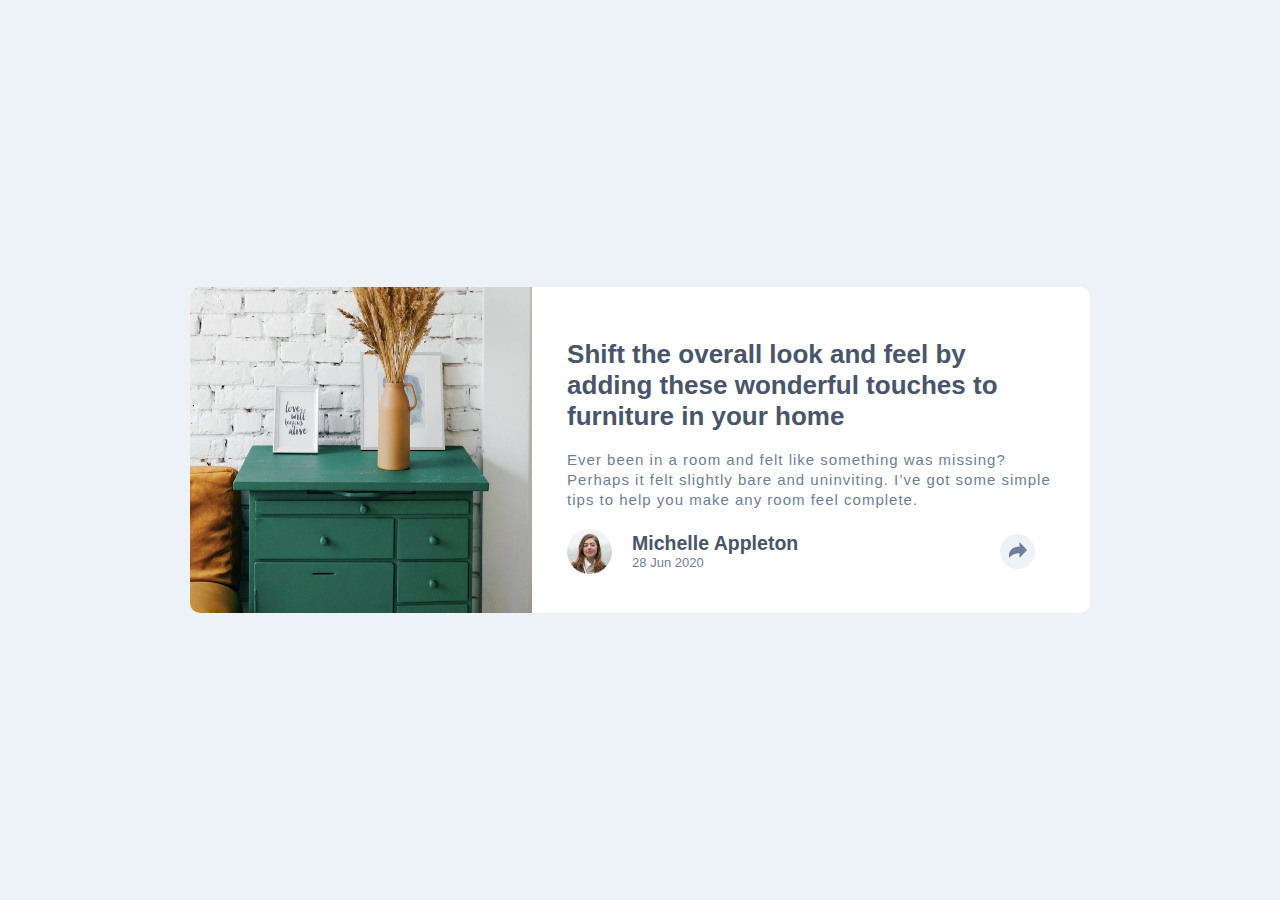
<file: index.html>
<!DOCTYPE html>
<html lang="en">
<head>
  <meta charset="UTF-8">
  <meta name="viewport" content="width=device-width, initial-scale=1.0"> <!-- displays site properly based on user's device -->
  <link rel="stylesheet" href="style.css">
  <link rel="icon" type="image/png" sizes="32x32" href="./images/favicon-32x32.png">
  <link rel="preconnect" href="https://fonts.googleapis.com">
  
  <title>Frontend Mentor | Article preview component</title>

  <!-- Feel free to remove these styles or customise in your own stylesheet 👍 -->
</head>
<body>
  <main>
    <div class="container">
      <div class="img">
        <img src="./images/drawers.jpg" alt="drawers" width="100%" height="100%">
      </div>
      <div class="card">
        <div class="content">
          <h1>Shift the overall look and feel by adding these wonderful 
          touches to furniture in your home</h1>
          <p>
            Ever been in a room and felt like something was missing?
            Perhaps it felt slightly bare and uninviting. I’ve got some simple tips 
            to help you make any room feel complete.
          </p>
        </div>
        <div class="profile">
          <img class="fotoProfile" src="./images/avatar-michelle.jpg" alt="gambar_michelle" width="8%" height="8%">
          <div class="info">
            <h2>Michelle Appleton</h2>
            <p>
              28 Jun 2020
            </p>
          </div>
          <div class="share">
            <div class="background">
              <img src="./images/icon-share.svg">
            </div>
          </div>
        </div>
      </div>
    </div>
  </main>
</body>
</html>
</file>
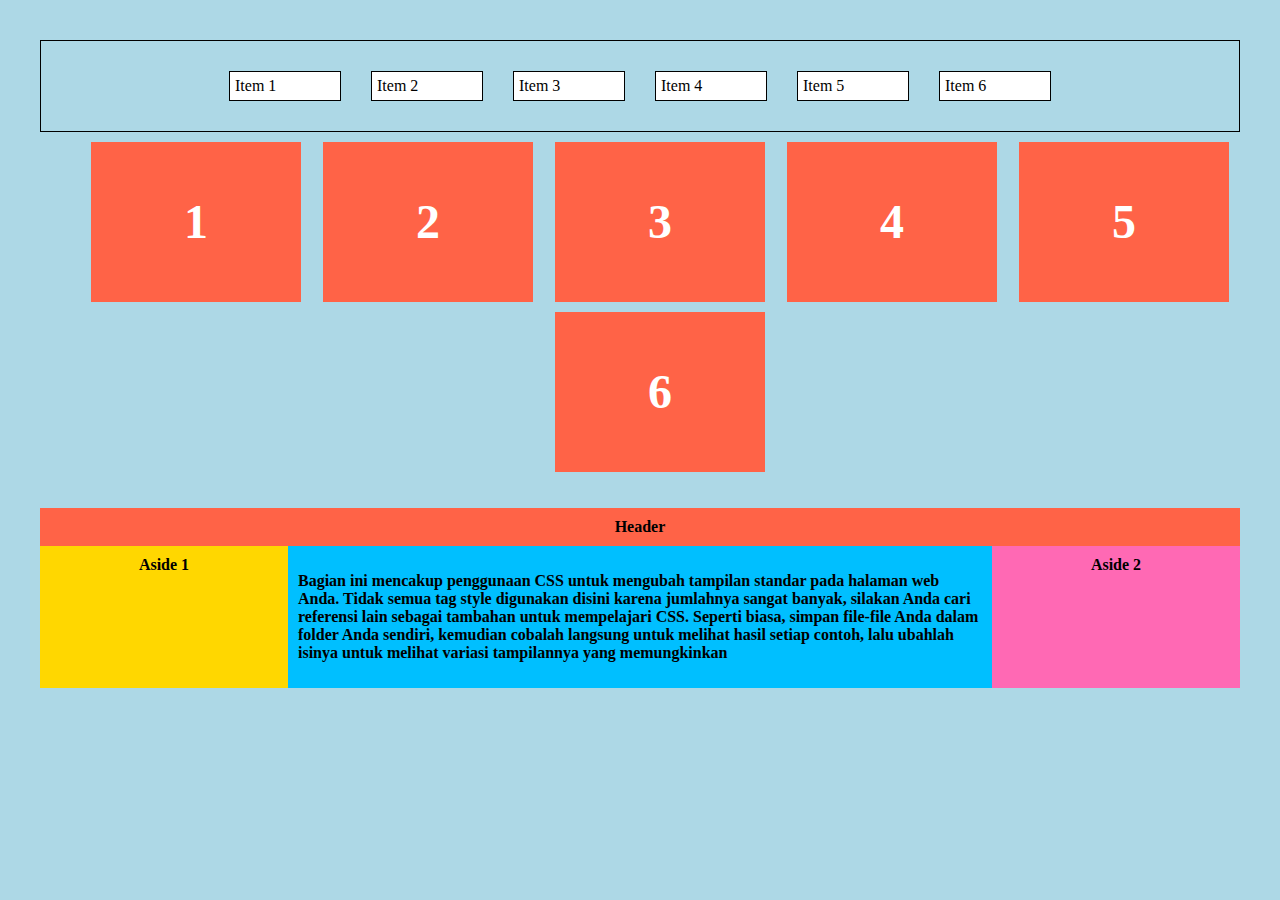
<file: Flex Box.html>
<!DOCTYPE html>
<html lang="en">
    <head>
        <meta charset="UTF-8">
        <meta http-equiv="X-UA-Compatible" content="IE=edge">
        <meta name="viewport" content="width=device-width, initial-scale=1.0">
        <title>Document</title>
        <style>
            body {
                background-color: lightblue;
            }
            .container {
                border: 1px solid black;
                display: flex; 
                /* flex-direction: row;
                flex-wrap: wrap; */
                flex-flow: row wrap;
                justify-content: center;
                align-content: center;
                height: 90px;
                gap: 20px;
            }
            .container div {
                border: 1px solid black;
                margin: 5px;
                padding: 5px;
                background-color: white;
                width: 100px;

            }
            .flex-container {
                display: flex;
                flex-flow: row wrap;
                justify-content: space-around;
                padding: o;
                margin: 0;
                list-style: none;
            }
            .flex-item {
                background-color: tomato;
                padding: 5px;
                width: 200px;
                height: 150px;
                margin-top: 10px;
                line-height: 150px;
                color: white;
                font-weight: bold;
                font-size: 3em;
                text-align: center;
            }
            .wrapper {
                display: flex;
                flex-flow: row wrap;
                font-weight: bold;
                text-align: center;
            }
            .wrapper > * {
                padding: 10px;
                flex: 1 100%;
            }
            .header {
                background: tomato;
            }
            .footer {
                background: lightgreen;
            }
            .main {
                text-align: left;
                background: deepskyblue;
            }
            .aside-1 {
                background: gold;
            }
            .aside-2 {
                background: hotpink;
            }
            @media all and (min-width: 600px) {
                .aside { flex: 1 0 0; }
            }
            @media all and (min-width: 800px) {
                .main { flex: 3 0px; }
                .aside-1 { order: 1; }
                .main { order: 2; }
                .aside-2 { order: 3; }
                .footer { order: 4;} 
            }
            body {
                padding: 2em;
            }
        </style>

    </head>
    <body>
        <div class="container">
            <div>Item 1</div>
            <div>Item 2</div>
            <div>Item 3</div>
            <div>Item 4</div>
            <div>Item 5</div>
            <div>Item 6</div>
        </div>


        <ul class="flex-container">
            <li class="flex-item">1</li>
            <li class="flex-item">2</li>
            <li class="flex-item">3</li>
            <li class="flex-item">4</li>
            <li class="flex-item">5</li>
            <li class="flex-item">6</li>
        </ul><br><br>

        <div class="wrapper">
            <header class="header">Header</header>
            <article class="main">
                <p>Bagian ini mencakup penggunaan CSS untuk mengubah tampilan standar pada halaman web 
                    Anda. Tidak semua tag style digunakan disini karena jumlahnya sangat banyak, silakan Anda 
                    cari referensi lain sebagai tambahan untuk mempelajari CSS. Seperti biasa, simpan file-file Anda 
                    dalam folder Anda sendiri, kemudian cobalah langsung untuk melihat hasil setiap contoh, lalu 
                    ubahlah isinya untuk melihat variasi tampilannya yang memungkinkan</p>
            </article>
            <aside class="aside aside-1">Aside 1</aside>
            <aside class="aside aside-2">Aside 2</aside>
        </div>     
    </body>
</html>
</file>
<file: style.css>
body {
    background-color: hsl(210, 46%, 95%);
    font-size: 13px;
    font-family: 'Manrope', sans-serif;
    padding: 0px; /* Jarak sejajar kiri, kanan, dan bawah */
    /* margin: 20px; */
    margin: 0 !important;
    padding: 0 !important;
    height: 100vh;
    display: flex;
    justify-content: center;
    align-items: center;
  }

  .container {
    width: 900px; /* Lebar maksimum untuk desktop */
    margin: 0 auto;
    padding: 0; /* Jarak sejajar kiri, kanan, dan bawah */
    background-color:white;
    border-radius: 10px;
    display: flex;
    /* align-items: center; */
    justify-content: space-between;
    overflow: hidden;
    flex-direction: row;
  }

  .card {
    margin: 10px; /* Jarak antara img dan card content */
    padding: 25px;
    /* background-color: black; */
  }

  .content {
    color: hsl(214, 17%, 51%);
  }
  .content h1 {
    color: hsl(217, 19%, 35%);
    font-weight: 700;
  }
  .content p {
    font-weight: 500;
    letter-spacing: 1px;
    line-height: 20px;
    font-size: 15px;
  }
  .img {
    width: 100%;
    /* height: ; */
    object-fit: cover;
    display: block;
  }
  .profile {
    display: flex;
    align-items: center;
    gap: 10px;
    height: auto;
    color: hsl(217, 19%, 35%);
  }
  .info {
    display: row;
    line-height: 4px;
    margin-left: 10px;
  }
  .info p {
    font-weight: 500;
    color: hsl(214, 17%, 51%)
  }
  .fotoProfile {
    border-radius: 50%;
    width: 45px;
    height: 45px;
  }
  
  .share {
    background-color: hsl(210, 46%, 95%);
    border-radius: 100%;
    width: 35px;
    height: 35px;
    margin-left: auto;
    margin-right:20px;
    display: flex;
    align-items: center;
    justify-content: center;
  }
  .background img {
    width: 18px;
  }
  @media screen and (max-width: 500px){
    .container {
      width: 80%;
      display: block;
      flex-direction: column;
    }
    .card {
      padding: 10px;
    }
    .content h1 {
      font-size: 16px;
      line-height: 20px;
    }
    .content p {
      font-size: 13px;
    }
    .info {
      line-height: 7px;
    }
    .info h2 {
      font-size: 14px;
    }
    .info p {
      font-size: 13px;
    }
  }
</file>
